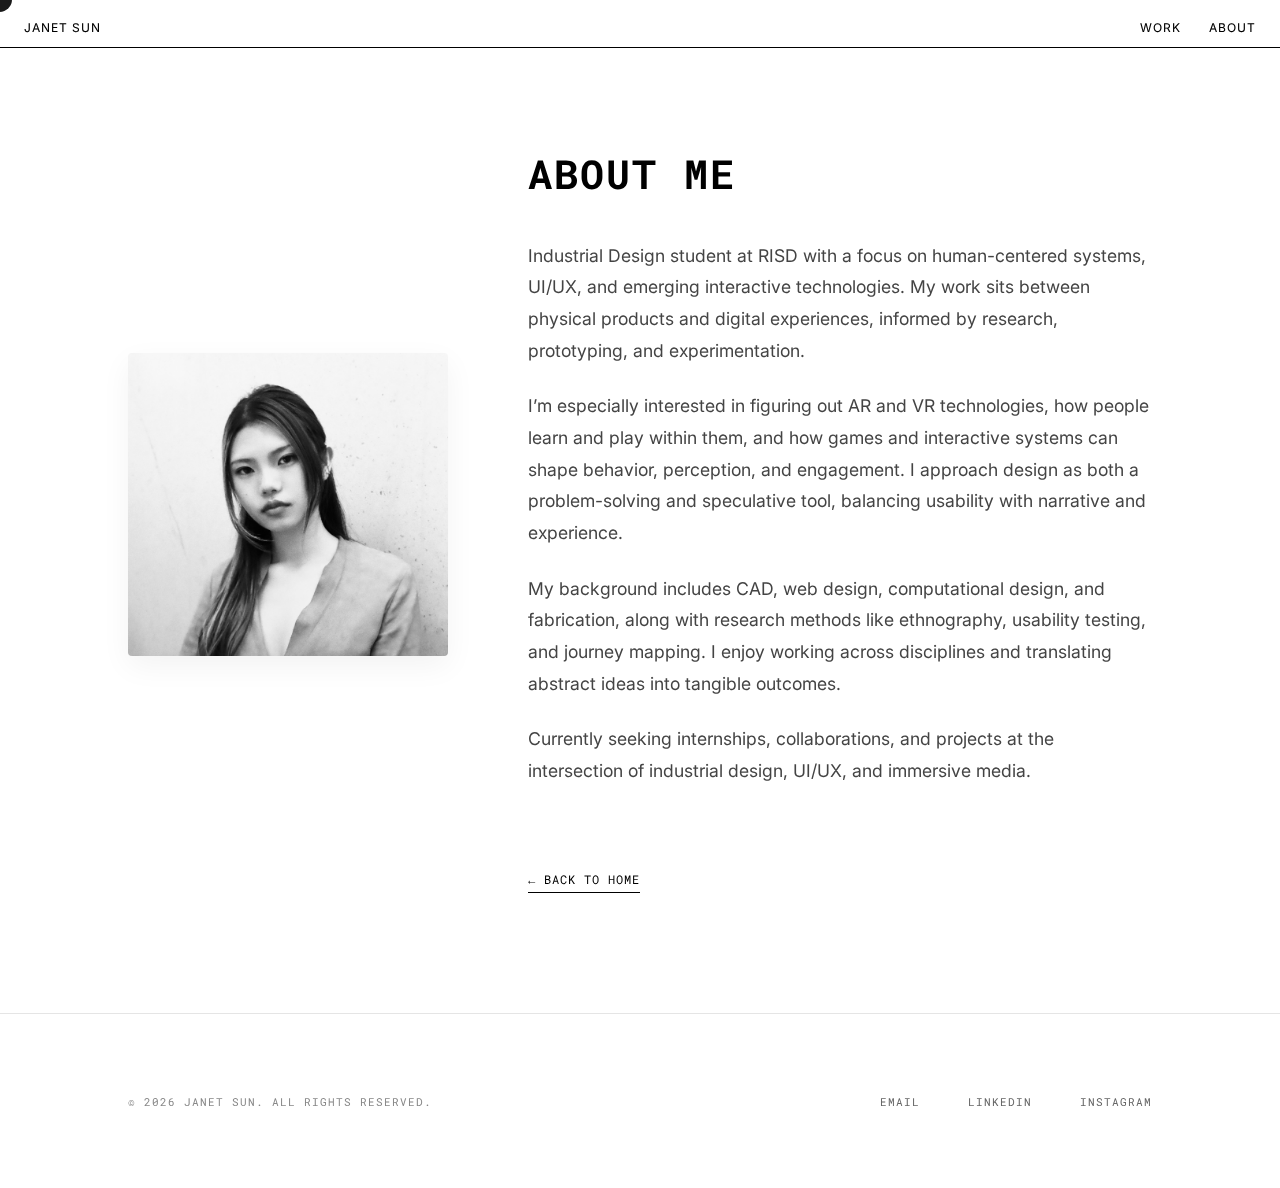
<file: about.html>
<!DOCTYPE html>
<html lang="en">
<head>
<meta charset="UTF-8" />
<meta name="viewport" content="width=device-width, initial-scale=1.0" />
<title>About - Janet Sun</title>

<link href="https://fonts.googleapis.com/css2?family=Inter:wght@400;500&family=Source+Serif+4:opsz@8..60&family=Roboto+Mono&display=swap" rel="stylesheet">
<link rel="stylesheet" href="styles.css">
<style>
  .about-container {
    padding: 120px 10%;
    min-height: 100vh;
    display: flex;
    flex-direction: column;
    align-items: center;
    background: #fff;
  }
  .about-content {
    max-width: 1200px;
    width: 100%;
    display: flex;
    gap: 80px;
    align-items: center;
  }
  .about-text {
    flex: 1;
  }
  .about-image {
    width: 320px;
    flex-shrink: 0;
  }
  .about-image img {
    width: 100%;
    height: auto;
    border-radius: 4px;
    box-shadow: 0 10px 30px rgba(0,0,0,0.05);
  }
  .about-content h1 {
    font-family: 'Roboto Mono', monospace;
    font-size: 2.5rem;
    margin-bottom: 40px;
    text-transform: uppercase;
    letter-spacing: 2px;
  }
  .about-content p {
    font-family: 'Inter', sans-serif;
    font-size: 1.1rem;
    line-height: 1.8;
    color: #444;
    margin-bottom: 24px;
  }
  @media (max-width: 900px) {
    .about-content {
      flex-direction: column;
      align-items: center;
    }
    .about-image {
      width: 100%;
      max-width: 400px;
      margin-bottom: 40px;
    }
  }
  .back-button {
    margin-top: 60px;
    display: inline-block;
    font-family: 'Roboto Mono', monospace;
    text-transform: uppercase;
    font-size: 12px;
    letter-spacing: 1px;
    color: #000;
    text-decoration: none;
    border-bottom: 1px solid #000;
    padding-bottom: 4px;
  }
</style>
</head>

<body>

<div class="cursor"></div>

<div class="nav" style="opacity: 1;">
  <div onclick="window.location.href='Index.html'" style="cursor: pointer;">Janet Sun</div>
  <div class="nav-right">
    <span onclick="window.location.href='Index.html#work'" style="cursor: pointer;">Work</span>
    <span onclick="window.location.href='about.html'" style="cursor: pointer;">About</span>
  </div>
</div>

<div class="about-container">
  <div class="about-content">
    <div class="about-image">
      <img src="photo/about/IMG_9194.jpg" alt="Janet Sun profile photo">
    </div>
    <div class="about-text">
      <h1>About me</h1>
      <p>
        Industrial Design student at RISD with a focus on human-centered systems, UI/UX, and emerging interactive technologies. My work sits between physical products and digital experiences, informed by research, prototyping, and experimentation.
      </p>
      <p>
        I’m especially interested in figuring out AR and VR technologies, how people learn and play within them, and how games and interactive systems can shape behavior, perception, and engagement. I approach design as both a problem-solving and speculative tool, balancing usability with narrative and experience.
      </p>
      <p>
        My background includes CAD, web design, computational design, and fabrication, along with research methods like ethnography, usability testing, and journey mapping. I enjoy working across disciplines and translating abstract ideas into tangible outcomes.
      </p>
      <p>
        Currently seeking internships, collaborations, and projects at the intersection of industrial design, UI/UX, and immersive media.
      </p>
      <a href="Index.html" class="back-button">← Back to Home</a>
    </div>
  </div>
</div>

<footer class="footer">
  <div class="footer-content">
    <div class="footer-left">
      <p>&copy; 2026 Janet Sun. All rights reserved.</p>
    </div>
    <div class="footer-right">
      <a href="mailto:hello@janetsun.com">Email</a>
      <a href="#">LinkedIn</a>
      <a href="#">Instagram</a>
    </div>
  </div>
</footer>

<script src="main.js"></script>
</body>
</html>
</file>
<file: styles.css>
:root {
  --bg: #ffffff;
  --orange: #ffffff;
  --peach: #ffffff;
  --blue: #cfe6f8;
  --green: #ffffff;
  --pink: #ffffff;
  --text-dark: #000000;
}

* {
  box-sizing: border-box;
}

html {
  scroll-behavior: smooth;
  cursor: none;
}

body {
  margin: 0;
  background: var(--bg);
  font-family: Inter, sans-serif;
  min-height: 100vh;
  overflow-x: hidden;
  overflow-y: auto;
  cursor: none;
  -webkit-user-select: none; 
  -ms-user-select: none; 
  user-select: none; 
}


.nav {
  position: fixed;
  top: 20px;
  left: 0;
  right: 0;
  z-index: 10000;
  padding: 0 24px 12px 24px;
  display: flex;
  justify-content: space-between;
  font-size: 12px;
  letter-spacing: 0.08em;
  text-transform: uppercase;
  border-bottom: 1px solid rgba(255, 255, 255, 1);
  color: #fff;
  mix-blend-mode: difference;
  opacity: 0;
  transition: opacity 1s ease;
}

.nav-right span {
  margin-left: 24px;
}


.board {
  position: relative;
  width: 100%;
  height: 65vh;
}

.bg-paragraph {
  position: absolute;
  top: 65px;
  left: 24px;
  font-size: 25px;
  color: #eeeeee; 
  width: 36vw;
  line-height: 1.4;
  z-index: 5;
  pointer-events: none;
  font-family: 'Roboto Mono', monospace;
  margin: 0;
  white-space: pre-wrap;
  word-spacing: 2px;
  transition: color 0.5s ease, filter 0.5s ease-out;
  filter: blur(8px);
}

.bg-paragraph.dark-mode {
  color: #000000ac;
  filter: blur(0);
}


.hero {
  position: absolute;
  top: calc(50% - 15px);
  left: 50%;
  transform: translate(-50%, -50%);
  text-align: center;
  z-index: 0;
  pointer-events: none;
}

.hero-video {
  width: 45vw;
  max-width: 650px;
  height: auto;
  display: block;
  margin: 0 auto;
  mix-blend-mode: multiply;
  opacity: 0.98;
  filter: blur(0.5px);
}

.hero-name {
  font-size: 19px;
  font-weight: bold;
  text-transform: uppercase;
  letter-spacing: -0.07em;
  color: #000;
  text-align: right;
  margin-top: -150px;
  margin-right: 80px;
  position: relative;
  z-index: 500;
  opacity: 0;
  transition: opacity 1s ease;
  filter: blur(0.4px);
  text-shadow: #0000000f 1px 1px 2px;
}


.cursor {
  position: fixed;
  width: 25px;
  height: 25px;
  background: rgba(255, 255, 255, 0.1);
  backdrop-filter: invert(1);
  -webkit-backdrop-filter: invert(1);
  border-radius: 50%;
  pointer-events: none;
  z-index: 10001;
  transform: translate(-50%, -50%);
  transition: transform 0.05s linear, width 0.2s ease, height 0.2s ease;
}

.cursor.grow {
  width: 65px;
  height: 65px;
}


.card {
  position: absolute;
  padding: 22px 24px;
  transform-origin: center;
  
  opacity: 0; 
  border-radius: 20px;
  backdrop-filter: blur(20px) brightness(1.1) saturate(2.1);
  -webkit-backdrop-filter: blur(10px) brightness(1.1) saturate(1.1);
  border: 1px solid rgba(255, 255, 255, 0.6);
  z-index: 10;
  color: #000;
  font-family: 'Roboto Mono', monospace;
  background: rgba(255, 255, 255, 0.01);
  box-shadow: 
    0 8px 32px 0 rgba(0, 0, 0, 0.1),
    inset 0 0 0 1px rgba(255, 255, 255, 0.4);
  transition: margin-top 0.5s ease, box-shadow 0.5s ease;
}

.card p {
  font-size: 16px;
  line-height: 1.4;
  margin: 0;
}

.card:hover {
  margin-top: -2px;
  box-shadow: 
    0 12px 40px 0 rgba(0, 0, 0, 0.15),
    inset 0 0 0 1px rgba(255, 255, 255, 0.3);
}

.card.animate-in {
  animation: floatIn 1.5s cubic-bezier(0.23, 1, 0.32, 1) forwards;
}

.card.orange {
  width: 320px;
}

.card.peach {
  width: 300px;
  font-size: 16px;
}

.card.blue {
  width: 90px;
  height: 90px;
  display: flex;
  align-items: center;
  justify-content: center;
  font-size: 20px;
}

.card.green {
  padding: 10px 14px;
  font-size: 22px;
  letter-spacing: 0.15em;
}


.card.orange {
  top: 38%;
  left: 34%;
  transform: rotate(-3deg);
}

.card.peach {
  top: 48%;
  left: 52%;
  transform: rotate(2deg);
}

.card.blue {
  top: 60%;
  left: 33%;
  transform: rotate(-8deg);
}

.card.green {
  top: 43%;
  left: 62%;
  transform: rotate(6deg);
}


.orange .line {
  border-bottom: 1px solid rgba(0, 0, 0, 0.2);
  margin: 12px 0;
}

.orange .dots {
  display: flex;
  gap: 10px;
  margin-bottom: 10px;
}

.orange .dots span {
  width: 8px;
  height: 8px;
  background: rgba(0, 0, 0, 0.5);
  display: block;
}


.scroll-arrow {
  position: absolute;
  bottom: 5px;
  left: 50%;
  transform: translateX(-50%);
  font-size: 24px;
  color: #000;
  animation: bounce 2s infinite;
  opacity: 0;
  transition: opacity 1s ease;
}

.white-page-line {
  position: absolute;
  bottom: 50px;
  left: 0;
  right: 0;
  border-bottom: 1px solid #000;
  opacity: 0;
  transition: opacity 1s ease;
}

.card.animate-in ~ .scroll-arrow,
.card.animate-in ~ .white-page-line {
  opacity: 1;
}

@keyframes bounce {
  0%, 20%, 50%, 80%, 100% { transform: translate(-50%, 0); }
  40% { transform: translate(-50%, -10px); }
  60% { transform: translate(-50%, -5px); }
}


.gallery-section {
  padding: 100px 5%;
  background: #fff;
  min-height: 100vh;
}

.gallery-container {
  display: flex;
  gap: 60px;
  align-items: flex-start;
}

.section-header {
  width: 200px;
  display: flex;
  flex-direction: column;
  align-items: flex-start;
  text-align: left;
  position: sticky;
  top: 100px;
}

.section-header h1 {
  font-family: 'Roboto Mono', monospace;
  font-size: 20px;
  font-weight: 500;
  margin-bottom: 20px;
  text-transform: uppercase;
  color: #000;
  letter-spacing: 2px;
}

.section-header p {
  font-family: 'Inter', sans-serif;
  font-size: 13px;
  line-height: 1.6;
  color: #666;
  text-transform: uppercase;
  letter-spacing: 1px;
  margin-bottom: 40px;
}

.skills-list {
  width: 100%;
}

.skills-group {
  margin-bottom: 25px;
}

.skills-group h4 {
  font-family: 'Roboto Mono', monospace;
  font-size: 11px;
  text-transform: uppercase;
  letter-spacing: 1.5px;
  color: #000;
  margin: 0 0 10px 0;
  font-weight: 500;
}

.skills-group ul {
  list-style: none;
  padding: 0;
  margin: 0;
}

.skills-group li {
  font-family: 'Inter', sans-serif;
  font-size: 10.5px;
  line-height: 1.8;
  color: #888;
  text-transform: uppercase;
  letter-spacing: 0.5px;
}

.vertical-line {
  width: 1px;
  background: rgba(0, 0, 0, 0.201);
  align-self: stretch;
}

.gallery-grid {
  flex: 1;
  display: grid;
  grid-template-columns: repeat(auto-fit, minmax(350px, 1fr));
  gap: 60px;
}

.gallery-item-link {
  text-decoration: none;
  cursor: none;
}

.gallery-item {
  text-align: left;
  transition: transform 0.4s ease;
  background: #fff; 
  overflow: hidden; 
}

.gallery-item:hover {
  transform: translateY(-5px);
}

.gallery-item img,
.gallery-item video {
  width: 100%;
  aspect-ratio: 4/ 3.46; 
  object-fit: cover;
  border-radius: 0;
  margin-bottom: 25px;
  transition: transform 0.6s cubic-bezier(0.25, 1, 0.5, 1), filter 0.6s ease;
  border: none;
  outline: none;
  display: block;
  background-color: #f9f9f9;
}

.gallery-video {
  object-fit: cover;
  object-position: center 30%;
  background-color: transparent;
  transform: translateY(-2px); 
}

.gallery-item h3 {
  font-family: 'Roboto Mono', monospace;
  font-size: 16px;
  font-weight: 500;
  margin: 10px 0 8px 0;
  text-transform: uppercase;
  color: #000;
  letter-spacing: 1px;
}

.gallery-item h5 {
  font-family: 'Inter', sans-serif;
  font-size: 13px;
  margin: 0;
  color: #666;
  letter-spacing: 2px;
  text-transform: uppercase;
  font-weight: 400;
}

.gallery-item p {
  font-family: 'Inter', sans-serif;
  font-size: 15px;
  line-height: 1.6;
  color: #888;
  margin: 12px 0 0 0;
  max-width: 90%;
}


.footer {
  background: #fff;
  color: #000;
  padding: 80px 10%;
  border-top: 1px solid rgba(0, 0, 0, 0.1);
}

.footer-content {
  display: flex;
  justify-content: space-between;
  align-items: center;
  font-family: 'Roboto Mono', monospace;
  font-size: 11px;
  letter-spacing: 1px;
  text-transform: uppercase;
}

.footer-left p {
  margin: 0;
  color: #888;
}

.footer-right a {
  color: #000;
  text-decoration: none;
  margin-left: 40px;
  color: #666;
  transition: color 0.3s ease;
}

.footer-right a:hover {
  color: #000;
}


@keyframes floatIn {
  from {
    opacity: 0;
    translate: 0 20px;
    filter: blur(8px);
  }
  to {
    opacity: 1;
    translate: 0 0;
    filter: blur(0);
  }
}
</file>
